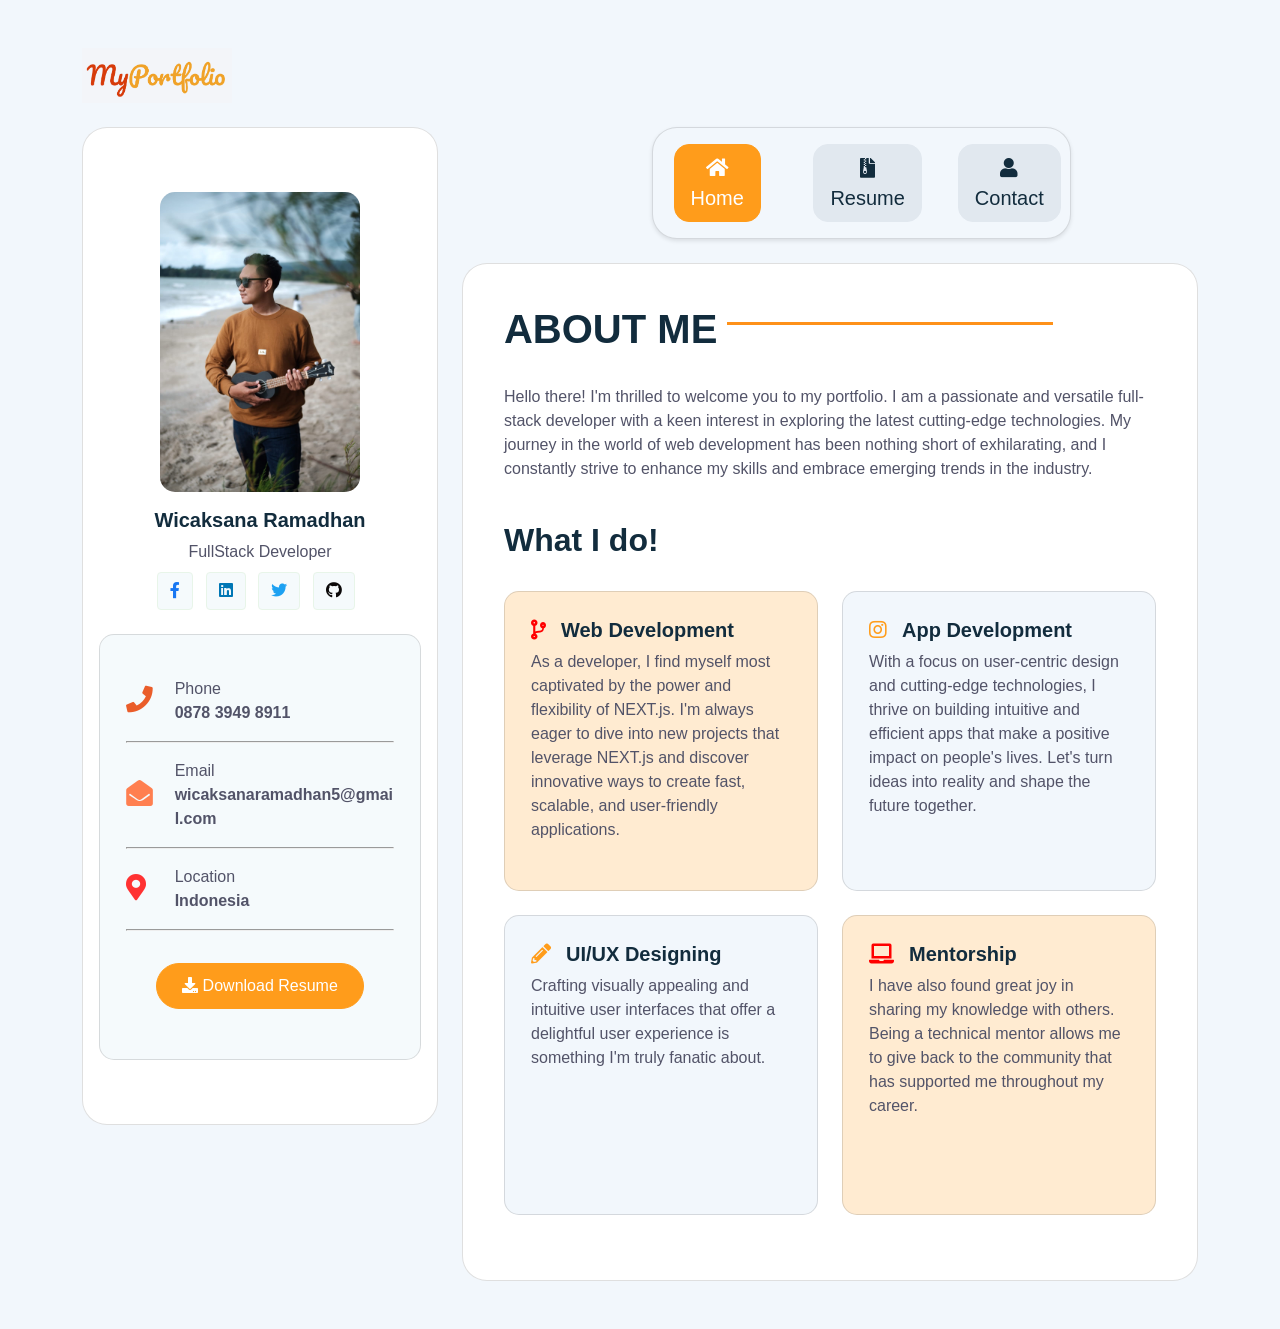
<file: index.html>
<!DOCTYPE html>
<html lang="en">
  <head>
    <meta charset="utf-8" />
    <meta name="viewport" content="width=device-width, initial-scale=1.0" />
    <title>MyPortofolio - Home</title>
    <link rel="preconnect" href="https://fonts.googleapis.com" />
    <link rel="preconnect" href="https://fonts.gstatic.com" crossorigin />
    <link
      href="https://cdnjs.cloudflare.com/ajax/libs/font-awesome/5.10.0/css/all.min.css"
      rel="stylesheet"
    />
    <link href="css/style.css" rel="stylesheet" />
    <link rel="icon" type="image/x-icon" href="foto/logo.png" />
    <script src="./js/main.js"></script>
  </head>

  <body style="background-color: #f2f7fc">
    <br />
    <br />
    <div class="kontainer-xxl">
      <div class="kontainer">
        <img src="foto/logo.png" width="150px" />
        <br />
        <br />
        <div class="baris g-4">
          <div class="kolom-sedang-4">
            <div class="kartu" style="border-radius: 25px">
              <div class="kartu-body">
                <center>
                  <br />
                  <br />
                  <img
                    src="foto/me.jpg"
                    width="200px"
                    style="border-radius: 15px"
                  />
                  <h5 class="mt-3"><b>Wicaksana Ramadhan</b></h5>
                  <span>FullStack Developer</span>
                  <div class="pt-2">
                    <a
                      class="btn btn-square btn-outline-light rounded-circle me-2"
                      href=""
                      ><i class="fab fa-facebook-f" style="color: #1877f2"></i
                    ></a>
                    <a
                      class="btn btn-square btn-outline-light rounded-circle me-2"
                      href=""
                      ><i class="fab fa-linkedin" style="color: #0077b5"></i
                    ></a>
                    <a
                      class="btn btn-square btn-outline-light rounded-circle me-2"
                      href=""
                      ><i class="fab fa-twitter" style="color: #1da1f2"></i
                    ></a>
                    <a
                      class="btn btn-square btn-outline-light rounded-circle me-2"
                      href=""
                      ><i class="fab fa-github" style="color: #0b0909"></i
                    ></a>
                  </div>
                </center>
                <br />
                <div
                  class="kartu"
                  style="background-color: #0076b50a; border-radius: 15px"
                >
                  <div class="kartu-body" style="margin: 10px">
                    <div class="baris mb-3 mt-3">
                      <div class="kolom-sedang-2 horizontal-otomatis kolom-3">
                        <i
                          class="fa fa-phone"
                          style="color: rgb(234, 93, 42); font-size: 20pt"
                        ></i>
                      </div>
                      <div class="kolom-sedang-10 horizontal-otomatis kolom-9">
                        <span>Phone</span>
                        <br />
                        <b>0878 3949 8911</b>
                      </div>
                    </div>
                    <hr />
                    <div class="baris mb-3 mt-3">
                      <div class="kolom-sedang-2 horizontal-otomatis kolom-3">
                        <i
                          class="fa fa-envelope-open"
                          style="color: coral; font-size: 20pt"
                        ></i>
                      </div>
                      <div class="kolom-sedang-10 horizontal-otomatis kolom-9">
                        <span>Email</span>
                        <br />
                        <b>wicaksanaramadhan5@gmail.com</b>
                      </div>
                    </div>
                    <hr />
                    <div class="baris mb-3 mt-3">
                      <div class="kolom-sedang-2 horizontal-otomatis kolom-3">
                        <i
                          class="fa fa-map-marker-alt"
                          style="color: rgb(255, 50, 50); font-size: 20pt"
                        ></i>
                      </div>
                      <div class="kolom-sedang-10 horizontal-otomatis kolom-9">
                        <span>Location</span>
                        <br />
                        <b>Indonesia</b>
                      </div>
                    </div>
                    <hr />
                    <br />
                    <center>
                      <a
                        class="btn btn-kuning text-putih"
                        style="
                          border-radius: 50px;
                          padding: 10px;
                          padding-left: 25px;
                          padding-right: 25px;
                        "
                        ><i class="fa fa-download"> </i> Download Resume</a
                      >
                    </center>
                    <br />
                  </div>
                </div>
                <br />
                <br />
              </div>
            </div>
          </div>
          <div class="kolom-sedang-8">
            <div class="baris">
              <div class="kolom-sedang-3"></div>
              <div class="kolom-sedang-7">
                <div
                  class="kartu"
                  style="
                    border-radius: 25px;
                    background-color: #f2f7fc;
                    box-shadow: 0 2px 4px 0 rgba(0, 0, 0, 0.1);
                  "
                >
                  <div class="kartu-body">
                    <div class="baris g-5">
                      <div class="kolom-sedang-4 text-tengah">
                        <center>
                          <a
                            class="btn btn-kuning btn-lg text-putih"
                            style="border-radius: 15px"
                            href="index.html"
                          >
                            <b style="border-radius: 15px"
                              ><i class="fa fa-home"></i
                            ></b>
                            <br />
                            <span> Home </span>
                          </a>
                        </center>
                      </div>
                      <div class="kolom-sedang-4 text-tengah">
                        <center>
                          <a
                            class="btn btn-abu btn-lg text-hitam"
                            style="border-radius: 15px"
                            href="resume.html"
                          >
                            <b style="border-radius: 15px"
                              ><i class="fa fa-file-archive"></i
                            ></b>
                            <br />
                            <span> Resume </span>
                          </a>
                        </center>
                      </div>
                      <div class="kolom-sedang-4 text-tengah">
                        <center>
                          <a
                            class="btn btn-abu btn-lg text-hitam"
                            style="border-radius: 15px"
                            href="contact.html"
                          >
                            <b style="border-radius: 15px"
                              ><i class="fa fa-user"></i
                            ></b>
                            <br />
                            <span> Contact </span>
                          </a>
                        </center>
                      </div>
                    </div>
                  </div>
                </div>
              </div>
            </div>
            <br />
            <div class="kartu" style="border-radius: 25px; padding: 25px">
              <div class="kartu-body">
                <h1><span>ABOUT ME</span></h1>
                <br />
                <p>
                  Hello there! I'm thrilled to welcome you to my portfolio. I am
                  a passionate and versatile full-stack developer with a keen
                  interest in exploring the latest cutting-edge technologies. My
                  journey in the world of web development has been nothing short
                  of exhilarating, and I constantly strive to enhance my skills
                  and embrace emerging trends in the industry.
                </p>
                <br />
                <h2>What I do!</h2>
                <br />
                <div class="baris">
                  <div class="kolom-sedang-6 mb-4">
                    <div
                      class="kartu"
                      style="
                        background-color: #ffebd1;
                        border-radius: 15px;
                        height: 300px;
                      "
                    >
                      <div class="kartu-body" style="margin: 10px">
                        <h5 class="mb-2">
                          <b
                            ><i
                              class="fa fa-code-branch me-3"
                              style="
                                margin-right: 15px;
                                font-size: 15pt;
                                color: red;
                              "
                            ></i
                            >Web Development</b
                          >
                        </h5>
                        <p>
                          As a developer, I find myself most captivated by the
                          power and flexibility of NEXT.js. I'm always eager to
                          dive into new projects that leverage NEXT.js and
                          discover innovative ways to create fast, scalable, and
                          user-friendly applications.
                        </p>
                      </div>
                    </div>
                  </div>
                  <div class="kolom-sedang-6 mb-4">
                    <div
                      class="kartu"
                      style="
                        background-color: #f2f7fc;
                        border-radius: 15px;
                        height: 300px;
                      "
                    >
                      <div class="kartu-body" style="margin: 10px">
                        <h5 class="mb-2">
                          <b
                            ><i
                              class="fab fa-instagram me-3"
                              style="
                                margin-right: 15px;
                                font-size: 15pt;
                                color: #ff9c1a;
                              "
                            ></i
                            >App Development</b
                          >
                        </h5>
                        <p>
                          With a focus on user-centric design and cutting-edge
                          technologies, I thrive on building intuitive and
                          efficient apps that make a positive impact on people's
                          lives. Let's turn ideas into reality and shape the
                          future together.
                        </p>
                      </div>
                    </div>
                  </div>
                  <div class="kolom-sedang-6 mb-4">
                    <div
                      class="kartu"
                      style="
                        background-color: #f2f7fc;
                        border-radius: 15px;
                        height: 300px;
                      "
                    >
                      <div class="kartu-body" style="margin: 10px">
                        <h5 class="mb-2">
                          <b
                            ><i
                              class="fa fa-pencil-alt me-3"
                              style="
                                margin-right: 15px;
                                font-size: 15pt;
                                color: #ff9c1a;
                              "
                            ></i
                            >UI/UX Designing</b
                          >
                        </h5>
                        <p>
                          Crafting visually appealing and intuitive user
                          interfaces that offer a delightful user experience is
                          something I'm truly fanatic about.
                        </p>
                      </div>
                    </div>
                  </div>
                  <div class="kolom-sedang-6 mb-4">
                    <div
                      class="kartu"
                      style="
                        background-color: #ffebd1;
                        border-radius: 15px;
                        height: 300px;
                      "
                    >
                      <div class="kartu-body" style="margin: 10px">
                        <h5 class="mb-2">
                          <b
                            ><i
                              class="fa fa-laptop me-3"
                              style="
                                margin-right: 15px;
                                font-size: 15pt;
                                color: red;
                              "
                            ></i
                            >Mentorship</b
                          >
                        </h5>
                        <p>
                          I have also found great joy in sharing my knowledge
                          with others. Being a technical mentor allows me to
                          give back to the community that has supported me
                          throughout my career.
                        </p>
                      </div>
                    </div>
                  </div>
                </div>
              </div>
            </div>
          </div>
        </div>
        <br />
        <br />
      </div>
    </div>
  </body>
</html>
</file>
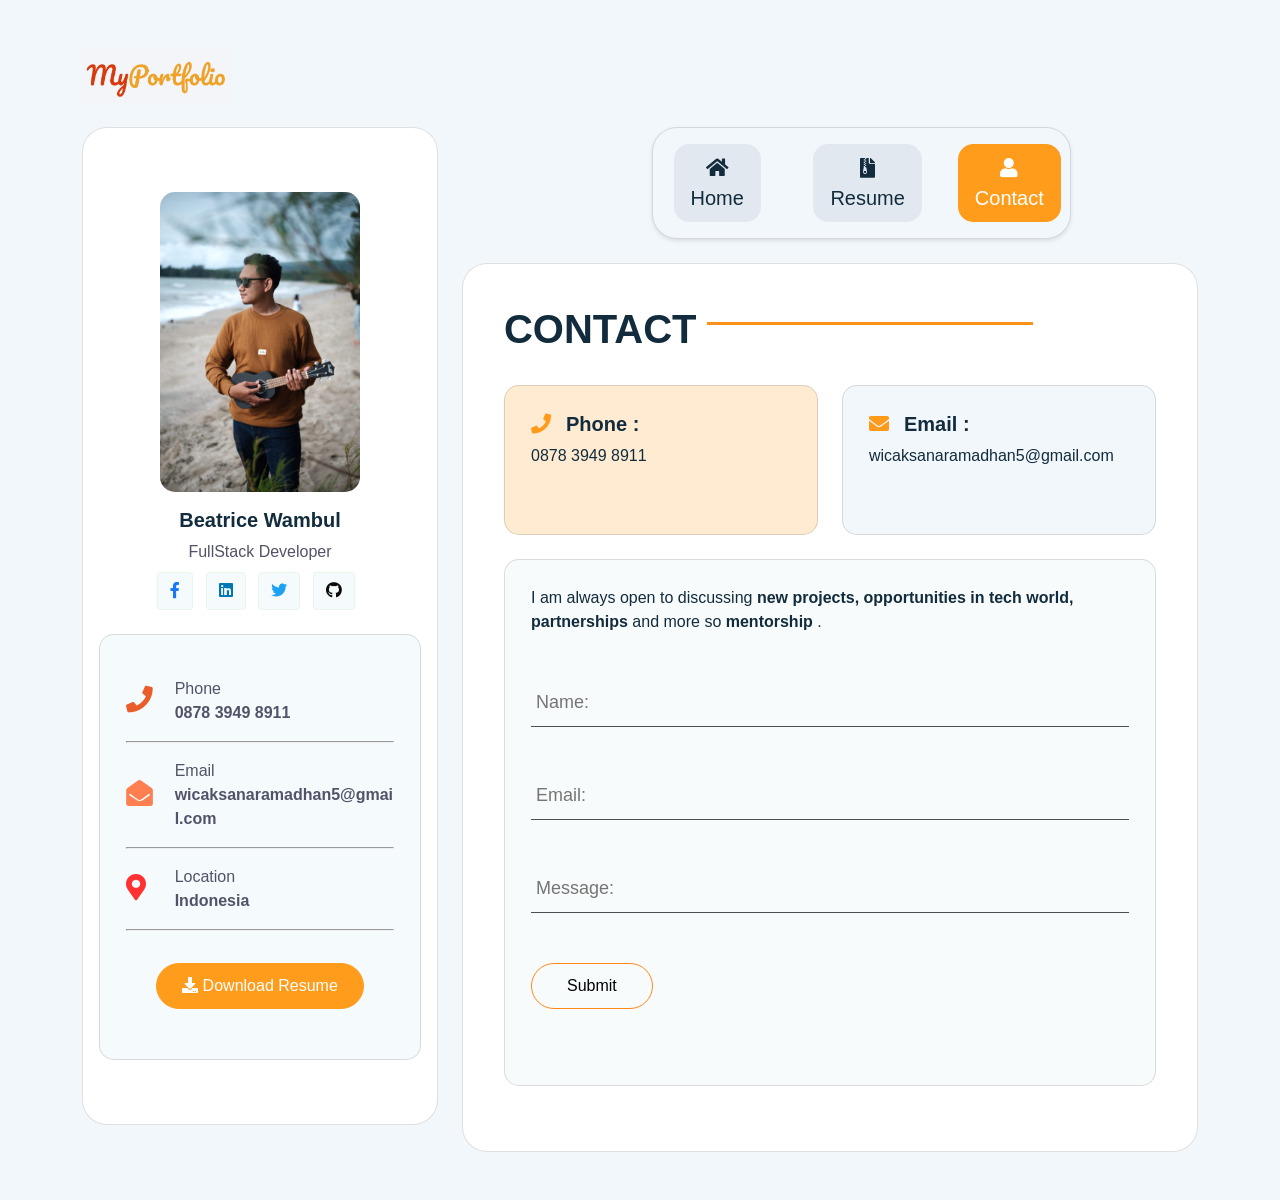
<file: contact.html>
<!DOCTYPE html>
<html lang="en">
  <head>
    <meta charset="utf-8" />
    <meta name="viewport" content="width=device-width, initial-scale=1.0" />
    <title>MyPortofolio - Contact</title>
    <link rel="preconnect" href="https://fonts.googleapis.com" />
    <link rel="preconnect" href="https://fonts.gstatic.com" crossorigin />
    <link
      href="https://cdnjs.cloudflare.com/ajax/libs/font-awesome/5.10.0/css/all.min.css"
      rel="stylesheet"
    />
    <link href="css/style.css" rel="stylesheet" />
    <link rel="icon" type="image/x-icon" href="foto/logo.png" />
    <script src="./js/main.js"></script>
  </head>

  <body style="background-color: #f2f7fc">
    <br />
    <br />
    <div class="kontainer-xxl">
      <div class="kontainer">
        <img src="foto/logo.png" width="150px" />
        <br />
        <br />
        <div class="baris g-4">
          <div class="kolom-sedang-4">
            <div class="kartu" style="border-radius: 25px">
              <div class="kartu-body">
                <center>
                  <br />
                  <br />
                  <img
                    src="foto/me.jpg"
                    width="200px"
                    style="border-radius: 15px"
                  />
                  <h5 class="mt-3"><b>Beatrice Wambul</b></h5>
                  <span>FullStack Developer</span>
                  <div class="pt-2">
                    <a
                      class="btn btn-square btn-outline-light rounded-circle me-2"
                      href=""
                      ><i class="fab fa-facebook-f" style="color: #1877f2"></i
                    ></a>
                    <a
                      class="btn btn-square btn-outline-light rounded-circle me-2"
                      href=""
                      ><i class="fab fa-linkedin" style="color: #0077b5"></i
                    ></a>
                    <a
                      class="btn btn-square btn-outline-light rounded-circle me-2"
                      href=""
                      ><i class="fab fa-twitter" style="color: #1da1f2"></i
                    ></a>
                    <a
                      class="btn btn-square btn-outline-light rounded-circle me-2"
                      href=""
                      ><i class="fab fa-github" style="color: #0b0909"></i
                    ></a>
                  </div>
                </center>
                <br />
                <div
                  class="kartu"
                  style="background-color: #0076b50a; border-radius: 15px"
                >
                  <div class="kartu-body" style="margin: 10px">
                    <div class="baris mb-3 mt-3">
                      <div class="kolom-sedang-2 horizontal-otomatis kolom-3">
                        <i
                          class="fa fa-phone"
                          style="color: rgb(234, 93, 42); font-size: 20pt"
                        ></i>
                      </div>
                      <div class="kolom-sedang-10 horizontal-otomatis kolom-9">
                        <span>Phone</span>
                        <br />
                        <b>0878 3949 8911</b>
                      </div>
                    </div>
                    <hr />
                    <div class="baris mb-3 mt-3">
                      <div class="kolom-sedang-2 horizontal-otomatis kolom-3">
                        <i
                          class="fa fa-envelope-open"
                          style="color: coral; font-size: 20pt"
                        ></i>
                      </div>
                      <div class="kolom-sedang-10 horizontal-otomatis kolom-9">
                        <span>Email</span>
                        <br />
                        <b>wicaksanaramadhan5@gmail.com</b>
                      </div>
                    </div>
                    <hr />
                    <div class="baris mb-3 mt-3">
                      <div class="kolom-sedang-2 horizontal-otomatis kolom-3">
                        <i
                          class="fa fa-map-marker-alt"
                          style="color: rgb(255, 50, 50); font-size: 20pt"
                        ></i>
                      </div>
                      <div class="kolom-sedang-10 horizontal-otomatis kolom-9">
                        <span>Location</span>
                        <br />
                        <b>Indonesia</b>
                      </div>
                    </div>
                    <hr />
                    <br />
                    <center>
                      <a
                        class="btn btn-kuning text-putih"
                        style="
                          border-radius: 50px;
                          padding: 10px;
                          padding-left: 25px;
                          padding-right: 25px;
                        "
                        ><i class="fa fa-download"> </i> Download Resume</a
                      >
                    </center>
                    <br />
                  </div>
                </div>
                <br />
                <br />
              </div>
            </div>
          </div>
          <div class="kolom-sedang-8">
            <div class="baris">
              <div class="kolom-sedang-3"></div>
              <div class="kolom-sedang-7">
                <div
                  class="kartu"
                  style="
                    border-radius: 25px;
                    background-color: #f2f7fc;
                    box-shadow: 0 2px 4px 0 rgba(0, 0, 0, 0.1);
                  "
                >
                  <div class="kartu-body">
                    <div class="baris g-5">
                      <div class="kolom-sedang-4 text-tengah">
                        <center>
                          <a
                            class="btn btn-abu btn-lg text-hitam"
                            style="border-radius: 15px"
                            href="index.html"
                          >
                            <b style="border-radius: 15px"
                              ><i class="fa fa-home"></i
                            ></b>
                            <br />
                            <span> Home </span>
                          </a>
                        </center>
                      </div>
                      <div class="kolom-sedang-4 text-tengah">
                        <center>
                          <a
                            class="btn btn-abu btn-lg text-hitam"
                            style="border-radius: 15px"
                            href="resume.html"
                          >
                            <b style="border-radius: 15px"
                              ><i class="fa fa-file-archive"></i
                            ></b>
                            <br />
                            <span> Resume </span>
                          </a>
                        </center>
                      </div>
                      <div class="kolom-sedang-4 text-tengah">
                        <center>
                          <a
                            class="btn btn-kuning btn-lg text-putih"
                            style="border-radius: 15px"
                            href="contact.html"
                          >
                            <b style="border-radius: 15px"
                              ><i class="fa fa-user"></i
                            ></b>
                            <br />
                            <span> Contact </span>
                          </a>
                        </center>
                      </div>
                    </div>
                  </div>
                </div>
              </div>
            </div>
            <br />
            <div class="kartu" style="border-radius: 25px; padding: 25px">
              <div class="kartu-body">
                <h1><span>CONTACT</span></h1>
                <br />
                <div class="baris">
                  <div class="kolom-sedang-6 mb-4">
                    <div
                      class="kartu"
                      style="
                        background-color: #ffebd1;
                        border-radius: 15px;
                        height: 150px;
                      "
                    >
                      <div class="kartu-body" style="margin: 10px">
                        <h5 class="mb-2">
                          <b
                            ><i
                              class="fa fa-phone me-3"
                              style="
                                margin-right: 15px;
                                font-size: 15pt;
                                color: #ff9a1a;
                              "
                            ></i
                            >Phone :</b
                          >
                        </h5>
                        <p class="mt-5 text-hitam">0878 3949 8911</p>
                      </div>
                    </div>
                  </div>
                  <div class="kolom-sedang-6 mb-4">
                    <div
                      class="kartu"
                      style="
                        background-color: #f2f7fc;
                        border-radius: 15px;
                        height: 150px;
                      "
                    >
                      <div class="kartu-body" style="margin: 10px">
                        <h5 class="mb-2">
                          <b
                            ><i
                              class="fa fa-envelope me-3"
                              style="
                                margin-right: 15px;
                                font-size: 15pt;
                                color: #ff9a1a;
                              "
                            ></i
                            >Email :</b
                          >
                        </h5>
                        <p class="mt-5 text-hitam">
                          wicaksanaramadhan5@gmail.com
                        </p>
                      </div>
                    </div>
                  </div>
                  <div class="kolom-sedang-12 mb-4">
                    <div
                      class="kartu"
                      style="background-color: #f8fbfb; border-radius: 15px"
                    >
                      <div class="kartu-body" style="margin: 10px">
                        <p class="mt-5 text-hitam">
                          I am always open to discussing
                          <b
                            >new projects, opportunities in tech world,
                            partnerships</b
                          >
                          and more so <b>mentorship</b> .
                        </p>
                        <form action="#" method="post">
                          <div class="group">
                            <input type="text" placeholder="Name:" /><span
                              class="highlight"
                              value="-"
                            ></span
                            ><span class="bar"></span>
                          </div>
                          <div class="group">
                            <input type="email" placeholder="Email:" /><span
                              class="highlight"
                            ></span
                            ><span class="bar"></span>
                          </div>
                          <div class="group">
                            <input type="text" placeholder="Message:" /><span
                              class="highlight"
                            ></span
                            ><span class="bar"></span>
                          </div>
                          <div class="btn-box">
                            <button
                              class="btn btn-submit"
                              type="submit"
                              name="login-submit"
                            >
                              Submit
                            </button>
                          </div>
                        </form>
                      </div>
                    </div>
                  </div>
                </div>
              </div>
            </div>
          </div>
        </div>
        <br />
        <br />
      </div>
    </div>
  </body>
</html>
</file>
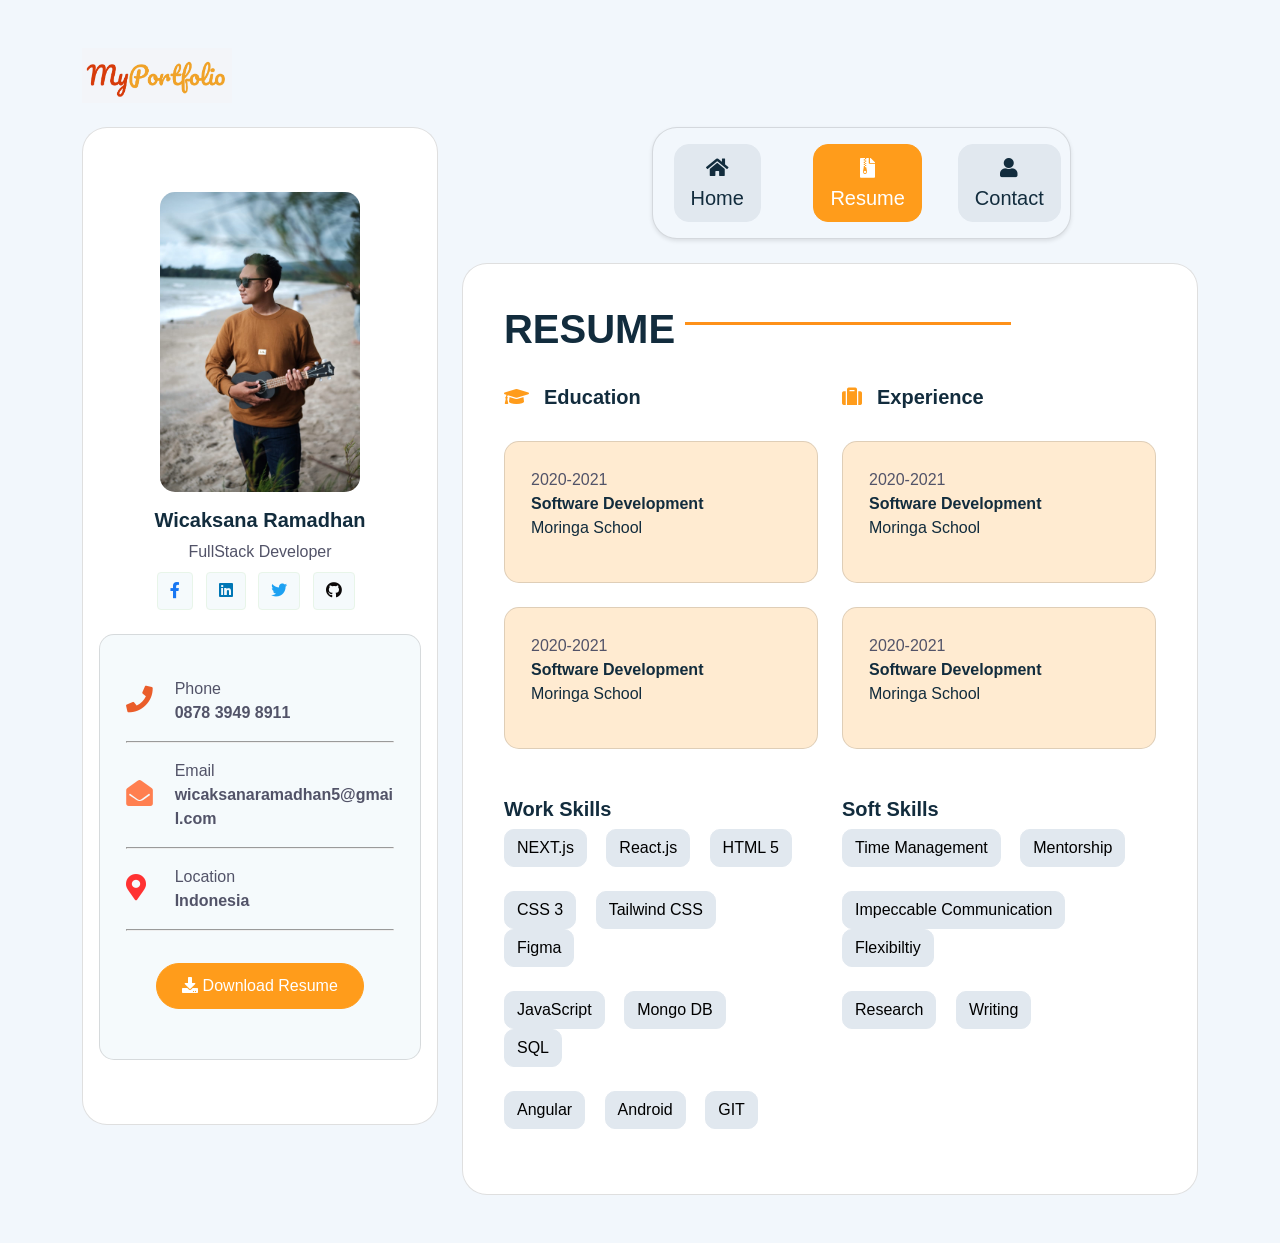
<file: resume.html>
<!DOCTYPE html>
<html lang="en">
  <head>
    <meta charset="utf-8" />
    <meta name="viewport" content="width=device-width, initial-scale=1.0" />
    <title>MyPortofolio - Resume</title>
    <link rel="preconnect" href="https://fonts.googleapis.com" />
    <link rel="preconnect" href="https://fonts.gstatic.com" crossorigin />
    <link
      href="https://cdnjs.cloudflare.com/ajax/libs/font-awesome/5.10.0/css/all.min.css"
      rel="stylesheet"
    />
    <link href="css/style.css" rel="stylesheet" />
    <link rel="icon" type="image/x-icon" href="foto/logo.png" />
    <script src="./js/main.js"></script>
  </head>

  <body style="background-color: #f2f7fc">
    <br />
    <br />
    <div class="kontainer-xxl">
      <div class="kontainer">
        <img src="foto/logo.png" width="150px" />
        <br />
        <br />
        <div class="baris g-4">
          <div class="kolom-sedang-4">
            <div class="kartu" style="border-radius: 25px">
              <div class="kartu-body">
                <center>
                  <br />
                  <br />
                  <img
                    src="foto/me.jpg"
                    width="200px"
                    style="border-radius: 15px"
                  />
                  <h5 class="mt-3"><b>Wicaksana Ramadhan</b></h5>
                  <span>FullStack Developer</span>
                  <div class="pt-2">
                    <a
                      class="btn btn-square btn-outline-light rounded-circle me-2"
                      href=""
                      ><i class="fab fa-facebook-f" style="color: #1877f2"></i
                    ></a>
                    <a
                      class="btn btn-square btn-outline-light rounded-circle me-2"
                      href=""
                      ><i class="fab fa-linkedin" style="color: #0077b5"></i
                    ></a>
                    <a
                      class="btn btn-square btn-outline-light rounded-circle me-2"
                      href=""
                      ><i class="fab fa-twitter" style="color: #1da1f2"></i
                    ></a>
                    <a
                      class="btn btn-square btn-outline-light rounded-circle me-2"
                      href=""
                      ><i class="fab fa-github" style="color: #0b0909"></i
                    ></a>
                  </div>
                </center>
                <br />
                <div
                  class="kartu"
                  style="background-color: #0076b50a; border-radius: 15px"
                >
                  <div class="kartu-body" style="margin: 10px">
                    <div class="baris mb-3 mt-3">
                      <div class="kolom-sedang-2 horizontal-otomatis kolom-3">
                        <i
                          class="fa fa-phone"
                          style="color: rgb(234, 93, 42); font-size: 20pt"
                        ></i>
                      </div>
                      <div class="kolom-sedang-10 horizontal-otomatis kolom-9">
                        <span>Phone</span>
                        <br />
                        <b>0878 3949 8911</b>
                      </div>
                    </div>
                    <hr />
                    <div class="baris mb-3 mt-3">
                      <div class="kolom-sedang-2 horizontal-otomatis kolom-3">
                        <i
                          class="fa fa-envelope-open"
                          style="color: coral; font-size: 20pt"
                        ></i>
                      </div>
                      <div class="kolom-sedang-10 horizontal-otomatis kolom-9">
                        <span>Email</span>
                        <br />
                        <b>wicaksanaramadhan5@gmail.com</b>
                      </div>
                    </div>
                    <hr />
                    <div class="baris mb-3 mt-3">
                      <div class="kolom-sedang-2 horizontal-otomatis kolom-3">
                        <i
                          class="fa fa-map-marker-alt"
                          style="color: rgb(255, 50, 50); font-size: 20pt"
                        ></i>
                      </div>
                      <div class="kolom-sedang-10 horizontal-otomatis kolom-9">
                        <span>Location</span>
                        <br />
                        <b>Indonesia</b>
                      </div>
                    </div>
                    <hr />
                    <br />
                    <center>
                      <a
                        class="btn btn-kuning text-putih"
                        style="
                          border-radius: 50px;
                          padding: 10px;
                          padding-left: 25px;
                          padding-right: 25px;
                        "
                        ><i class="fa fa-download"> </i> Download Resume</a
                      >
                    </center>
                    <br />
                  </div>
                </div>
                <br />
                <br />
              </div>
            </div>
          </div>
          <div class="kolom-sedang-8">
            <div class="baris">
              <div class="kolom-sedang-3"></div>
              <div class="kolom-sedang-7">
                <div
                  class="kartu"
                  style="
                    border-radius: 25px;
                    background-color: #f2f7fc;
                    box-shadow: 0 2px 4px 0 rgba(0, 0, 0, 0.1);
                  "
                >
                  <div class="kartu-body">
                    <div class="baris g-5">
                      <div class="kolom-sedang-4 text-tengah">
                        <center>
                          <a
                            class="btn btn-abu btn-lg text-hitam"
                            style="border-radius: 15px"
                            href="index.html"
                          >
                            <b style="border-radius: 15px"
                              ><i class="fa fa-home"></i
                            ></b>
                            <br />
                            <span> Home </span>
                          </a>
                        </center>
                      </div>
                      <div class="kolom-sedang-4 text-tengah">
                        <center>
                          <a
                            class="btn btn-kuning btn-lg text-putih"
                            style="border-radius: 15px"
                            href="resume.html"
                          >
                            <b style="border-radius: 15px"
                              ><i class="fa fa-file-archive"></i
                            ></b>
                            <br />
                            <span> Resume </span>
                          </a>
                        </center>
                      </div>
                      <div class="kolom-sedang-4 text-tengah">
                        <center>
                          <a
                            class="btn btn-abu btn-lg text-hitam"
                            style="border-radius: 15px"
                            href="contact.html"
                          >
                            <b style="border-radius: 15px"
                              ><i class="fa fa-user"></i
                            ></b>
                            <br />
                            <span> Contact </span>
                          </a>
                        </center>
                      </div>
                    </div>
                  </div>
                </div>
              </div>
            </div>
            <br />
            <div class="kartu" style="border-radius: 25px; padding: 25px">
              <div class="kartu-body">
                <h1><span>RESUME</span></h1>
                <br />
                <div class="baris">
                  <div class="kolom-sedang-6 mb-4">
                    <h5 class="mb-2">
                      <b
                        ><i
                          class="fa fa-graduation-cap me-3"
                          style="
                            margin-right: 15px;
                            font-size: 15pt;
                            color: #ff9c1b;
                          "
                        ></i
                        >Education</b
                      >
                    </h5>
                    <br />
                    <div
                      class="kartu"
                      style="background-color: #ffebd1; border-radius: 15px"
                    >
                      <div class="kartu-body" style="margin: 10px">
                        <span>2020-2021</span>
                        <br />
                        <b class="text-hitam"> Software Development </b>
                        <p class="text-hitam">Moringa School</p>
                      </div>
                    </div>
                  </div>
                  <div class="kolom-sedang-6 mb-4">
                    <h5 class="mb-2">
                      <b
                        ><i
                          class="fa fa-suitcase me-3"
                          style="
                            margin-right: 15px;
                            font-size: 15pt;
                            color: #ff9c1b;
                          "
                        ></i
                        >Experience</b
                      >
                    </h5>
                    <br />
                    <div
                      class="kartu"
                      style="background-color: #ffebd1; border-radius: 15px"
                    >
                      <div class="kartu-body" style="margin: 10px">
                        <span>2020-2021</span>
                        <br />
                        <b class="text-hitam"> Software Development </b>
                        <p class="text-hitam">Moringa School</p>
                      </div>
                    </div>
                  </div>
                  <div class="kolom-sedang-6 mb-4">
                    <div
                      class="kartu"
                      style="background-color: #ffebd1; border-radius: 15px"
                    >
                      <div class="kartu-body" style="margin: 10px">
                        <span>2020-2021</span>
                        <br />
                        <b class="text-hitam"> Software Development </b>
                        <p class="text-hitam">Moringa School</p>
                      </div>
                    </div>
                  </div>
                  <div class="kolom-sedang-6 mb-4">
                    <div
                      class="kartu"
                      style="background-color: #ffebd1; border-radius: 15px"
                    >
                      <div class="kartu-body" style="margin: 10px">
                        <span>2020-2021</span>
                        <br />
                        <b class="text-hitam"> Software Development </b>
                        <p class="text-hitam">Moringa School</p>
                      </div>
                    </div>
                  </div>
                </div>
                <br />
                <div class="baris">
                  <div class="kolom-sedang-6 mb-4">
                    <h5 class="mb-2"><b>Work Skills</b></h5>
                    <button class="btn btn-abu m-3" style="border-radius: 10px">
                      NEXT.js
                    </button>
                    <button class="btn btn-abu m-3" style="border-radius: 10px">
                      React.js
                    </button>
                    <button class="btn btn-abu m-3" style="border-radius: 10px">
                      HTML 5
                    </button>
                    <br />
                    <br />
                    <button class="btn btn-abu m-3" style="border-radius: 10px">
                      CSS 3
                    </button>
                    <button class="btn btn-abu m-3" style="border-radius: 10px">
                      Tailwind CSS
                    </button>
                    <button class="btn btn-abu m-3" style="border-radius: 10px">
                      Figma
                    </button>
                    <br />
                    <br />
                    <button class="btn btn-abu m-3" style="border-radius: 10px">
                      JavaScript
                    </button>
                    <button class="btn btn-abu m-3" style="border-radius: 10px">
                      Mongo DB
                    </button>
                    <button class="btn btn-abu m-3" style="border-radius: 10px">
                      SQL
                    </button>
                    <br />
                    <br />
                    <button class="btn btn-abu m-3" style="border-radius: 10px">
                      Angular
                    </button>
                    <button class="btn btn-abu m-3" style="border-radius: 10px">
                      Android
                    </button>
                    <button class="btn btn-abu m-3" style="border-radius: 10px">
                      GIT
                    </button>
                  </div>
                  <div class="kolom-sedang-6 mb-4">
                    <h5 class="mb-2"><b>Soft Skills</b></h5>
                    <button class="btn btn-abu m-3" style="border-radius: 10px">
                      Time Management
                    </button>
                    <button class="btn btn-abu m-3" style="border-radius: 10px">
                      Mentorship
                    </button>
                    <br />
                    <br />
                    <button class="btn btn-abu m-3" style="border-radius: 10px">
                      Impeccable Communication
                    </button>
                    <button class="btn btn-abu m-3" style="border-radius: 10px">
                      Flexibiltiy
                    </button>
                    <br />
                    <br />
                    <button class="btn btn-abu m-3" style="border-radius: 10px">
                      Research
                    </button>
                    <button class="btn btn-abu m-3" style="border-radius: 10px">
                      Writing
                    </button>
                  </div>
                </div>
              </div>
            </div>
          </div>
        </div>
        <br />
        <br />
      </div>
    </div>
  </body>
</html>
</file>
<file: css/style.css>
:root {
    --primary: #6968DF;
    --secondary: #525368;
    --light: #CED8E1;
    --dark: #000000
}

h1,
h2 {
    font-weight: 700!important
}

h4 {
    font-weight: 600!important
}

h5,
h6 {
    font-weight: 500!important
}

.btn {
    transition: .5s;
    font-weight: 500
}

:root {
    --bs-font-sans-serif: system-ui, -apple-system, "Segoe UI", Roboto, "Helvetica Neue", Arial, "Noto Sans", "Liberation Sans", sans-serif, "Apple Color Emoji", "Segoe UI Emoji", "Segoe UI Symbol", "Noto Color Emoji";
    --bs-font-monospace: SFMono-Regular, Menlo, Monaco, Consolas, "Liberation Mono", "Courier New", monospace
}

*,
::after,
::before {
    box-sizing: border-box
}

@media (prefers-reduced-motion:no-preference) {
     :root {
        scroll-behavior: smooth
    }
}

body {
    margin: 0;
    font-family: "Open Sans", sans-serif;
    font-size: 1rem;
    font-weight: 400;
    line-height: 1.5;
    color: #525368;
    background-color: #fff;
    -webkit-text-size-adjust: 100%;
    -webkit-tap-highlight-color: transparent
}

h1,
h2,
h4,
h5,
h6 {
    margin-top: 0;
    margin-bottom: .5rem;
    font-family: Jost, sans-serif;
    font-weight: 700;
    line-height: 1.2;
    color: #122c3d
}

h1 {
    font-size: calc(1.375rem + 1.5vw)
}

@media (min-width:1200px) {
    h1 {
        font-size: 2.5rem
    }
}

h2 {
    font-size: calc(1.325rem + .9vw)
}

@media (min-width:1200px) {
    h2 {
        font-size: 2rem
    }
}

h4 {
    font-size: calc(1.275rem + .3vw)
}

@media (min-width:1200px) {
    h4 {
        font-size: 1.5rem
    }
}

h5 {
    font-size: 1.25rem
}

h6 {
    font-size: 1rem
}

p {
    margin-top: 0;
    margin-bottom: 1rem
}

b {
    font-weight: bolder
}

a {
    color: #348e38;
    text-decoration: none
}

a:hover {
    color: #2a722d
}

img {
    vertical-align: middle
}

button {
    border-radius: 0
}

button:focus:not(:focus-visible) {
    outline: 0
}

button,
input {
    margin: 0;
    font-family: inherit;
    font-size: inherit;
    line-height: inherit
}

button {
    text-transform: none
}

[type=button],
button {
    -webkit-appearance: button
}

[type=button]:not(:disabled),
[type=reset]:not(:disabled),
[type=submit]:not(:disabled),
button:not(:disabled) {
    cursor: pointer
}

::-moz-focus-inner {
    padding: 0;
    border-style: none
}

::-webkit-datetime-edit-day-field,
::-webkit-datetime-edit-fields-wrapper,
::-webkit-datetime-edit-hour-field,
::-webkit-datetime-edit-minute,
::-webkit-datetime-edit-month-field,
::-webkit-datetime-edit-text,
::-webkit-datetime-edit-year-field {
    padding: 0
}

::-webkit-inner-spin-button {
    height: auto
}

::-webkit-search-decoration {
    -webkit-appearance: none
}

::-webkit-color-swatch-wrapper {
    padding: 0
}

::file-selector-button {
    font: inherit
}

::-webkit-file-upload-button {
    font: inherit;
    -webkit-appearance: button
}

.kontainer,
.kontainer-xxl {
    width: 100%;
    padding-right: var(--bs-gutter-x, .75rem);
    padding-left: var(--bs-gutter-x, .75rem);
    margin-right: auto;
    margin-left: auto
}

@media (min-width:576px) {
    .kontainer {
        max-width: 540px
    }
}

@media (min-width:768px) {
    .kontainer {
        max-width: 720px
    }
}

@media (min-width:992px) {
    .kontainer {
        max-width: 960px
    }
}

@media (min-width:1200px) {
    .kontainer {
        max-width: 1140px
    }
}

@media (min-width:1400px) {
    .kontainer,
    .kontainer-xxl {
        max-width: 1320px
    }
}

.baris {
    --bs-gutter-x: 1.5rem;
    --bs-gutter-y: 0;
    display: flex;
    flex-wrap: wrap;
    margin-top: calc(var(--bs-gutter-y) * -1);
    margin-right: calc(var(--bs-gutter-x)/ -2);
    margin-left: calc(var(--bs-gutter-x)/ -2)
}

.baris>* {
    flex-shrink: 0;
    width: 100%;
    max-width: 100%;
    padding-right: calc(var(--bs-gutter-x)/ 2);
    padding-left: calc(var(--bs-gutter-x)/ 2);
    margin-top: var(--bs-gutter-y)
}

.kolom-2 {
    flex: 0 0 auto;
    width: 16.66667%
}

.kolom-3 {
    flex: 0 0 auto;
    width: 25%
}

.kolom-4 {
    flex: 0 0 auto;
    width: 33.33333%
}

.kolom-8 {
    flex: 0 0 auto;
    width: 66.66667%
}

.kolom-9 {
    flex: 0 0 auto;
    width: 75%
}

.kolom-10 {
    flex: 0 0 auto;
    width: 83.33333%
}

.g-4 {
    --bs-gutter-x: 1.5rem
}

.g-4 {
    --bs-gutter-y: 1.5rem
}

.g-5 {
    --bs-gutter-x: 3rem
}

.g-5 {
    --bs-gutter-y: 3rem
}

@media (min-width:768px) {
    .kolom-sedang-2 {
        flex: 0 0 auto;
        width: 16.66667%
    }
    .kolom-sedang-3 {
        flex: 0 0 auto;
        width: 25%
    }
    .kolom-sedang-4 {
        flex: 0 0 auto;
        width: 33.33333%
    }
    .kolom-sedang-5 {
        flex: 0 0 auto;
        width: 41.66667%
    }
    .kolom-sedang-6 {
        flex: 0 0 auto;
        width: 50%
    }
    .kolom-sedang-7 {
        flex: 0 0 auto;
        width: 58.33333%
    }
    .kolom-sedang-8 {
        flex: 0 0 auto;
        width: 66.66667%
    }
    .kolom-sedang-9 {
        flex: 0 0 auto;
        width: 75%
    }
    .kolom-sedang-10 {
        flex: 0 0 auto;
        width: 83.33333%
    }
    .kolom-sedang-12 {
        flex: 0 0 auto;
        width: 100%
    }
}

.btn {
    display: inline-block;
    font-weight: 400;
    line-height: 1.5;
    color: #525368;
    text-align: center;
    vertical-align: middle;
    cursor: pointer;
    user-select: none;
    background-color: transparent;
    border: 1px solid transparent;
    padding: .375rem .75rem;
    font-size: 1rem;
    border-radius: 4px;
    transition: color .15s ease-in-out, background-color .15s ease-in-out, border-color .15s ease-in-out, box-shadow .15s ease-in-out
}

@media (prefers-reduced-motion:reduce) {
    .btn {
        transition: none
    }
}

.btn-kuning {
    color: #000;
    background-color: #ff9c1b;
    border-color: #ff9c1b
}

.btn-abu {
    color: #000;
    background-color: #e1e8ef;
    border-color: #e1e8ef
}

.btn-abu:hover {
    color: #000;
    background-color: #ffca2c;
    border-color: #ffc720
}

.btn-kuning:hover {
    color: #000;
    background-color: #ffca2c;
    border-color: #ffc720
}

.btn-kuning:focus {
    color: #000;
    background-color: #ffca2c;
    border-color: #ffc720;
    box-shadow: 0 0 0 .25rem rgba(217, 164, 6, .5)
}

.btn-kuning:active {
    color: #000;
    background-color: #ffcd39;
    border-color: #ffc720
}

.btn-kuning:active:focus {
    box-shadow: 0 0 0 .25rem rgba(217, 164, 6, .5)
}

.btn-kuning:disabled {
    color: #000;
    background-color: #ffc107;
    border-color: #ffc107
}

.btn:hover {
    color: #525368
}

.btn:focus {
    outline: 0;
    box-shadow: 0 0 0 .25rem rgba(52, 142, 56, .25)
}

.btn:disabled {
    pointer-events: none;
    opacity: .65
}

.btn-light {
    color: #000;
    background-color: #e8f5e9;
    border-color: #e8f5e9
}

.btn-light:hover {
    color: #000;
    background-color: #ebf7ec;
    border-color: #eaf6eb
}

.btn-light:focus {
    color: #000;
    background-color: #ebf7ec;
    border-color: #eaf6eb;
    box-shadow: 0 0 0 .25rem rgba(197, 208, 198, .5)
}

.btn-light:active {
    color: #000;
    background-color: #edf7ed;
    border-color: #eaf6eb
}

.btn-light:active:focus {
    box-shadow: 0 0 0 .25rem rgba(197, 208, 198, .5)
}

.btn-light:disabled {
    color: #000;
    background-color: #e8f5e9;
    border-color: #e8f5e9
}

.btn-outline-light {
    color: #e8f5e9;
    border-color: #e8f5e9;
    background-color: #0076b50a
}

.btn-outline-light:hover {
    color: #000;
    background-color: #e8f5e9;
    border-color: #e8f5e9
}

.btn-outline-light:focus {
    box-shadow: 0 0 0 .25rem rgba(232, 245, 233, .5)
}

.btn-outline-light:active {
    color: #000;
    background-color: #e8f5e9;
    border-color: #e8f5e9
}

.btn-outline-light:active:focus {
    box-shadow: 0 0 0 .25rem rgba(232, 245, 233, .5)
}

.btn-outline-light:disabled {
    color: #e8f5e9;
    background-color: transparent
}

.btn-lg {
    padding: .5rem 1rem;
    font-size: 1.25rem;
    border-radius: 4px
}

.kartu {
    position: relative;
    display: flex;
    flex-direction: column;
    min-width: 0;
    word-wrap: break-word;
    background-color: #fff;
    background-clip: border-box;
    border: 1px solid rgba(0, 0, 0, .125);
    border-radius: 4px
}

.kartu-body {
    flex: 1 1 auto;
    padding: 1rem 1rem
}

.border-light {
    border-color: #e8f5e9!important
}

.m-0 {
    margin: 0!important
}

.my-5 {
    margin-top: 3rem!important;
    margin-bottom: 3rem!important
}

.horizontal-otomatis {
    margin-top: auto!important;
    margin-bottom: auto!important
}

.mt-3 {
    margin-top: 1rem!important
}

.me-2 {
    margin-right: .5rem!important
}

.me-4 {
    margin-right: 1.5rem!important
}

.mb-3 {
    margin-bottom: 1rem!important
}

.mb-4 {
    margin-bottom: 1.5rem!important
}

.mb-5 {
    margin-bottom: 3rem!important
}

.p-0 {
    padding: 0!important
}

.p-4 {
    padding: 1.5rem!important
}

.px-4 {
    padding-right: 1.5rem!important;
    padding-left: 1.5rem!important
}

.pt-2 {
    padding-top: .5rem!important
}

.text-hitam {
    color: #122c3d!important
}

.text-putih {
    color: #fff!important
}

@media (min-width:992px) {
    .p-lg-0 {
        padding: 0!important
    }
    .px-lg-5 {
        padding-right: 3rem!important;
        padding-left: 3rem!important
    }
}

h1 {
    overflow: hidden
}

h1:after {
    content: "";
    display: inline-block;
    height: .5em;
    vertical-align: middle;
    width: 50%;
    margin-right: -100%;
    margin-left: 10px;
    border-top: 3px solid #fe9119
}

.m-3 {
    margin-right: 15px
}

form {
    width: 100%;
    margin: 45px auto
}

.group {
    position: relative;
    margin: 45px 0
}

input {
    background: 0 0;
    color: #4f4f4f;
    font-size: 18px;
    padding: 10px 10px 10px 5px;
    display: block;
    width: 100%;
    border: none;
    border-radius: 0;
    border-bottom: 1px solid #4f4f4f
}

input:focus {
    outline: 0
}

input:focus~label {
    top: -14px;
    font-size: 12px;
    color: #ff3b3f
}

input:focus~.bar:before {
    width: 100%
}

input[type=password] {
    letter-spacing: .3em
}

label {
    color: #4f4f4f;
    font-size: 16px;
    font-weight: 400;
    position: absolute;
    pointer-events: none;
    left: 5px;
    top: 10px;
    -webkit-transition: .3s ease all;
    transition: .3s ease all
}

.bar {
    position: relative;
    display: block;
    width: 100%
}

.btn-submit {
    background: #f8fbfb;
    border: 1px solid #fd8a18;
    border-radius: 25px;
    color: #000;
    padding: 10px;
    padding-left: 35px;
    padding-right: 35px
}

.btn-submit:hover {
    background: #752021;
    color: #fff
}

.btn-box {
    margin: 50px 0
}
</file>
